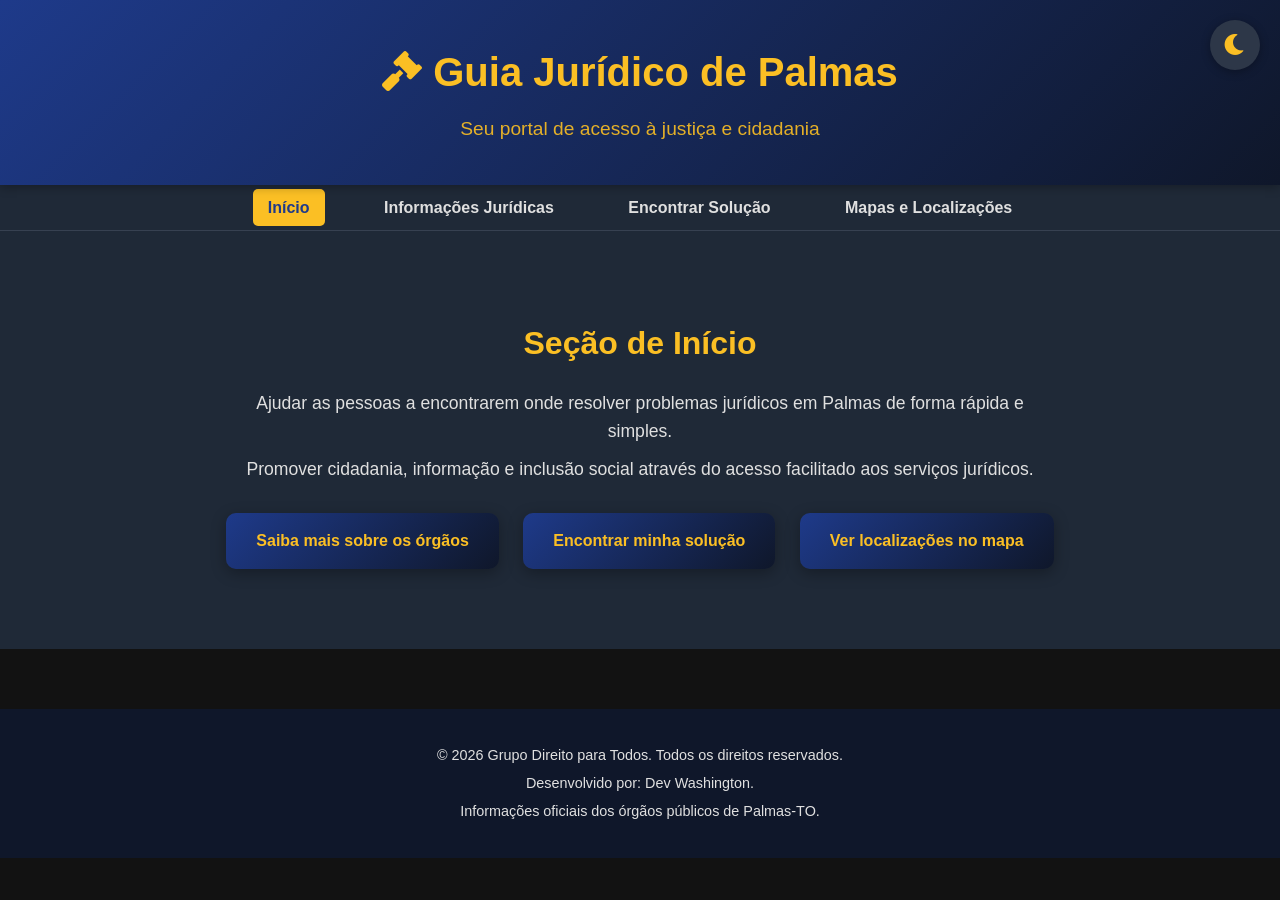
<file: index.html>
<!DOCTYPE html>
<html lang="pt-BR">

<head>
  <meta charset="UTF-8">
  <meta name="viewport" content="width=device-width, initial-scale=1.0">
  <title>Guia Jurídico de Palmas</title>
  <link rel="stylesheet" href="estilo.css">
  <link rel="stylesheet" href="https://cdnjs.cloudflare.com/ajax/libs/font-awesome/6.0.0/css/all.min.css">
</head>

<body>
  <header>
    <div class="container">
      <h1><i class="fas fa-gavel"></i> Guia Jurídico de Palmas</h1>
      <p>Seu portal de acesso à justiça e cidadania</p>
      <button id="theme-toggle" class="theme-toggle">
        <i class="fas fa-moon"></i>
      </button>
    </div>
  </header>

  <nav>
    <div class="container">
      <ul>
        <li><a href="index.html" class="active">Início</a></li>
        <li><a href="informacoes.html">Informações Jurídicas</a></li>
        <li><a href="solucoes.html">Encontrar Solução</a></li>
        <li><a href="mapas.html">Mapas e Localizações</a></li>
      </ul>
    </div>
  </nav>

  <section id="inicio" class="hero">
    <div class="container">
      <h2>Seção de Início</h2>
      <p>Ajudar as pessoas a encontrarem onde resolver problemas jurídicos em Palmas de forma rápida e simples.</p>
      <p>Promover cidadania, informação e inclusão social através do acesso facilitado aos serviços jurídicos.</p>
      <a href="informacoes.html" class="cta-button">Saiba mais sobre os órgãos</a>
      <a href="solucoes.html" class="cta-button">Encontrar minha solução</a>
      <a href="mapas.html" class="cta-button">Ver localizações no mapa</a>
    </div>
  </section>

  <footer>
    <div class="container">
      <p>© 2026 Grupo Direito para Todos. Todos os direitos reservados.</p>
      <p>Desenvolvido por: Dev Washington.</p>
      <p>Informações oficiais dos órgãos públicos de Palmas-TO.</p>
    </div>
  </footer>

  <div id="modal" class="modal">
    <div class="modal-conteudo">
      <span class="fechar">&times;</span>
      <div class="modal-header">
        <h3 id="modal-titulo"></h3>
      </div>
      <div class="modal-body">
        <p id="modal-descricao"></p>
        <p><strong>Endereço:</strong> <span id="modal-endereco"></span></p>
      </div>
    </div>
  </div>

  <script src="script.js"></script>
</body>

</html>
</file>
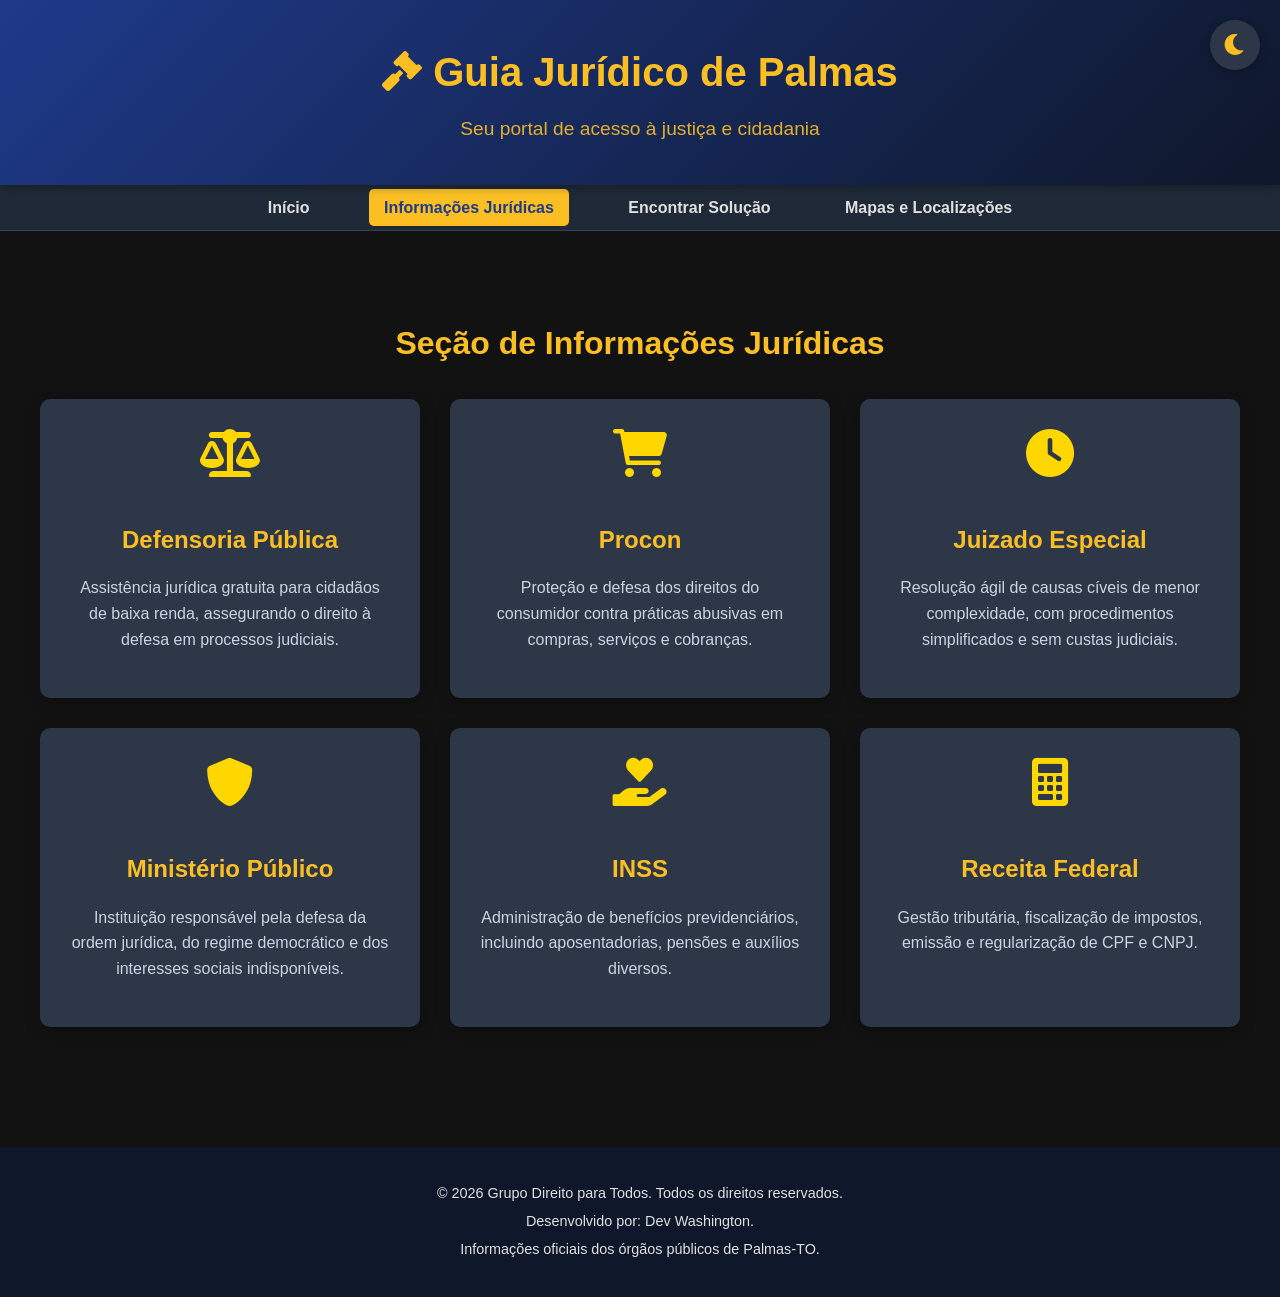
<file: informacoes.html>
<!DOCTYPE html>
<html lang="pt-BR">

<head>
  <meta charset="UTF-8">
  <meta name="viewport" content="width=device-width, initial-scale=1.0">
  <title>Informações Jurídicas - Guia Jurídico de Palmas</title>
  <link rel="stylesheet" href="estilo.css">
  <link rel="stylesheet" href="https://cdnjs.cloudflare.com/ajax/libs/font-awesome/6.0.0/css/all.min.css">
</head>

<body>
  <header>
    <div class="container">
      <h1><i class="fas fa-gavel"></i> Guia Jurídico de Palmas</h1>
      <p>Seu portal de acesso à justiça e cidadania</p>
      <button id="theme-toggle" class="theme-toggle">
        <i class="fas fa-moon"></i>
      </button>
    </div>
  </header>

  <nav>
    <div class="container">
      <ul>
        <li><a href="index.html">Início</a></li>
        <li><a href="informacoes.html" class="active">Informações Jurídicas</a></li>
        <li><a href="solucoes.html">Encontrar Solução</a></li>
        <li><a href="mapas.html">Mapas e Localizações</a></li>
      </ul>
    </div>
  </nav>

  <section id="informacoes">
    <div class="container">
      <h2>Seção de Informações Jurídicas</h2>
      <div class="orgaos-grid">
        <div class="orgao-card">
          <i class="fas fa-balance-scale"></i>
          <h3>Defensoria Pública</h3>
          <p>Assistência jurídica gratuita para cidadãos de baixa renda, assegurando o direito à defesa em processos
            judiciais.</p>
        </div>
        <div class="orgao-card">
          <i class="fas fa-shopping-cart"></i>
          <h3>Procon</h3>
          <p>Proteção e defesa dos direitos do consumidor contra práticas abusivas em compras, serviços e cobranças.</p>
        </div>
        <div class="orgao-card">
          <i class="fas fa-clock"></i>
          <h3>Juizado Especial</h3>
          <p>Resolução ágil de causas cíveis de menor complexidade, com procedimentos simplificados e sem custas
            judiciais.</p>
        </div>
        <div class="orgao-card">
          <i class="fas fa-shield-alt"></i>
          <h3>Ministério Público</h3>
          <p>Instituição responsável pela defesa da ordem jurídica, do regime democrático e dos interesses sociais
            indisponíveis.</p>
        </div>
        <div class="orgao-card">
          <i class="fas fa-hand-holding-heart"></i>
          <h3>INSS</h3>
          <p>Administração de benefícios previdenciários, incluindo aposentadorias, pensões e auxílios diversos.</p>
        </div>
        <div class="orgao-card">
          <i class="fas fa-calculator"></i>
          <h3>Receita Federal</h3>
          <p>Gestão tributária, fiscalização de impostos, emissão e regularização de CPF e CNPJ.</p>
        </div>
      </div>
    </div>
  </section>

  <footer>
    <div class="container">
      <p>© 2026 Grupo Direito para Todos. Todos os direitos reservados.</p>
      <p>Desenvolvido por: Dev Washington.</p>
      <p>Informações oficiais dos órgãos públicos de Palmas-TO.</p>
    </div>
  </footer>

  <div id="modal" class="modal">
    <div class="modal-conteudo">
      <span class="fechar">&times;</span>
      <div class="modal-header">
        <h3 id="modal-titulo"></h3>
      </div>
      <div class="modal-body">
        <p id="modal-descricao"></p>
        <p><strong>Endereço:</strong> <span id="modal-endereco"></span></p>
      </div>
    </div>
  </div>

  <script src="script.js"></script>
</body>

</html>
</file>
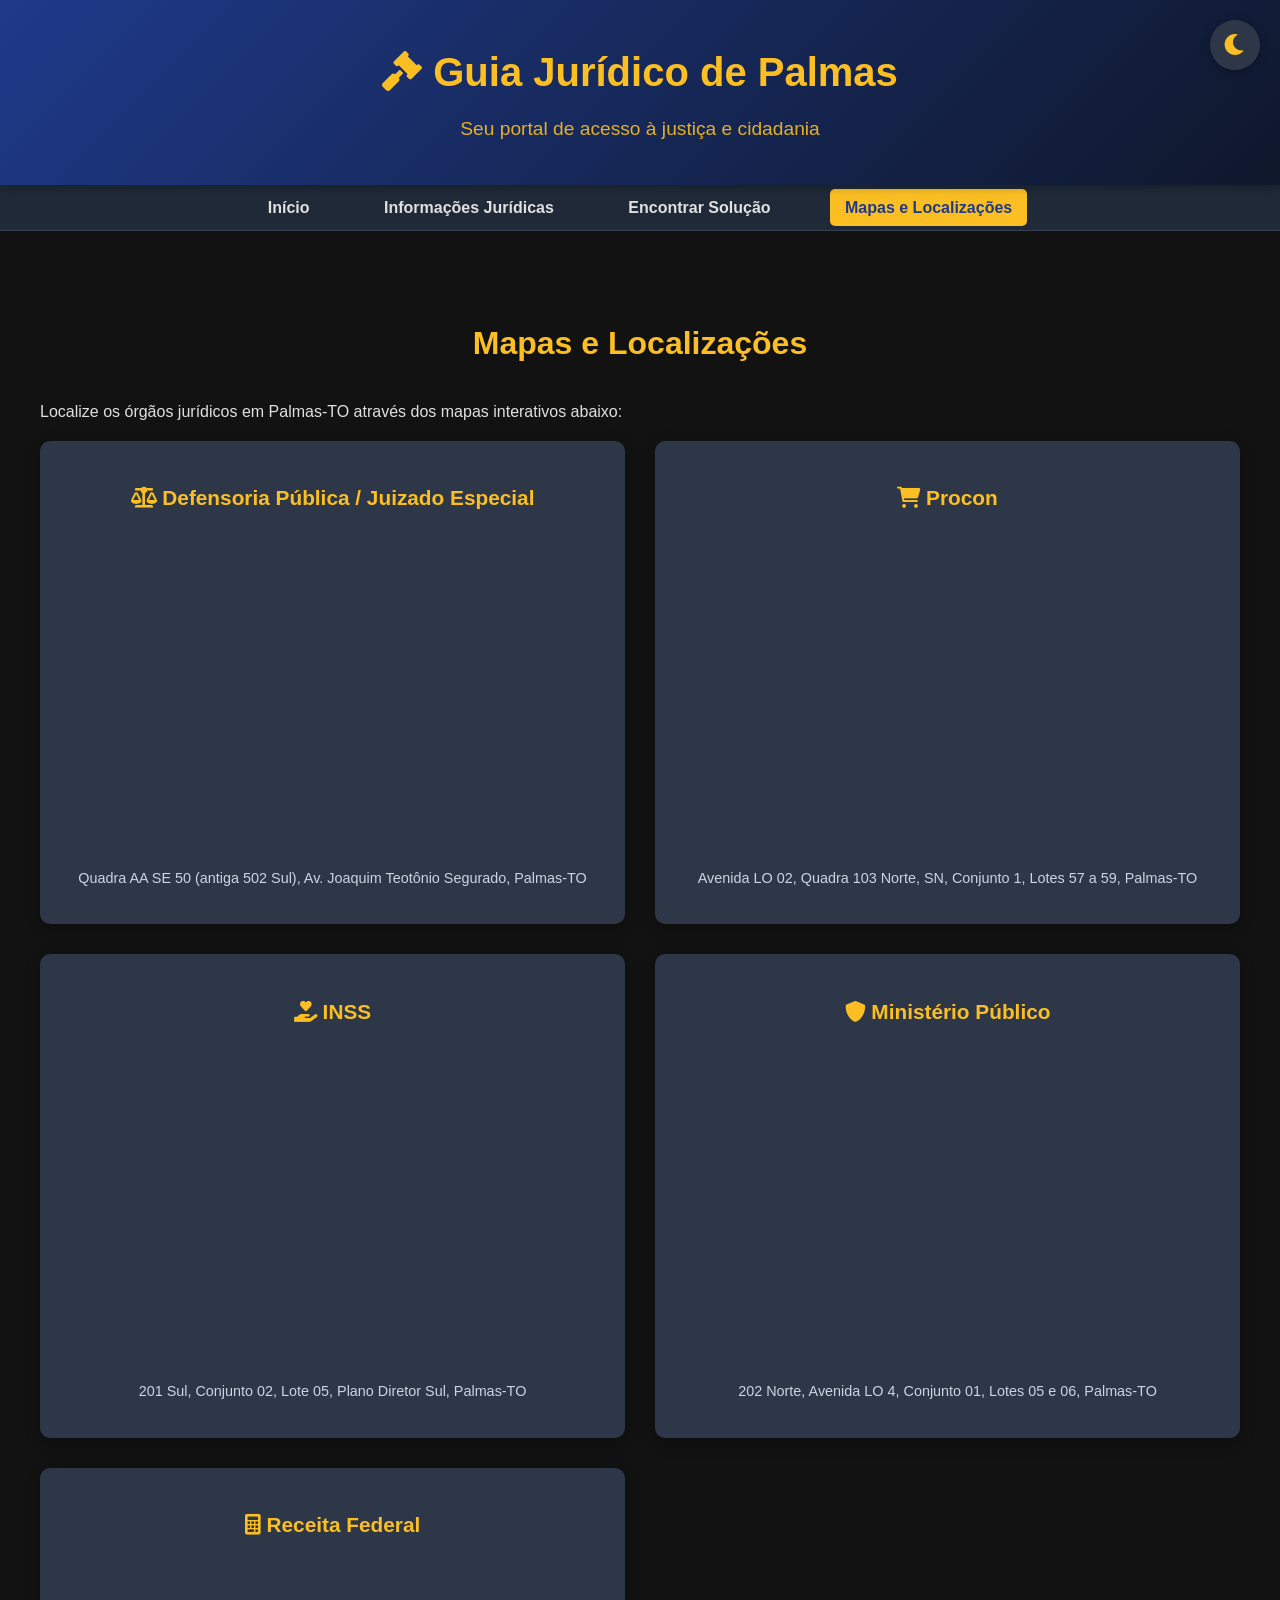
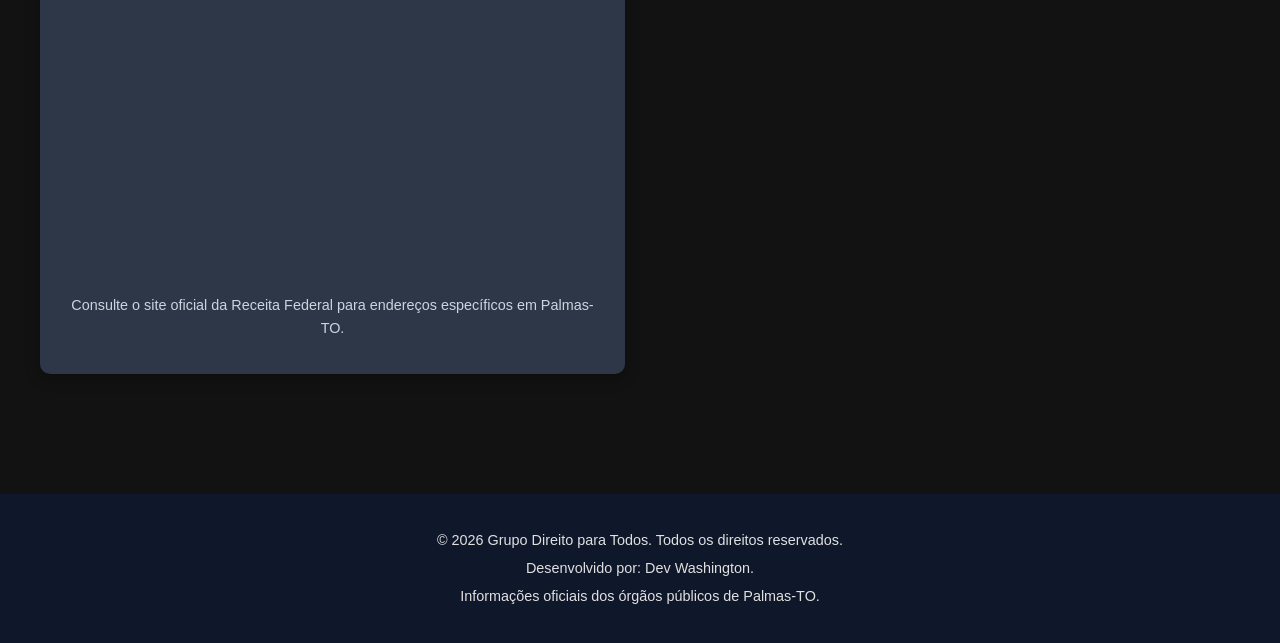
<file: mapas.html>
<!DOCTYPE html>
<html lang="pt-BR">

<head>
  <meta charset="UTF-8">
  <meta name="viewport" content="width=device-width, initial-scale=1.0">
  <title>Mapas e Localizações - Guia Jurídico de Palmas</title>
  <link rel="stylesheet" href="estilo.css">
  <link rel="stylesheet" href="https://cdnjs.cloudflare.com/ajax/libs/font-awesome/6.0.0/css/all.min.css">
</head>

<body>
  <header>
    <div class="container">
      <h1><i class="fas fa-gavel"></i> Guia Jurídico de Palmas</h1>
      <p>Seu portal de acesso à justiça e cidadania</p>
      <button id="theme-toggle" class="theme-toggle">
        <i class="fas fa-moon"></i>
      </button>
    </div>
  </header>

  <nav>
    <div class="container">
      <ul>
        <li><a href="index.html">Início</a></li>
        <li><a href="informacoes.html">Informações Jurídicas</a></li>
        <li><a href="solucoes.html">Encontrar Solução</a></li>
        <li><a href="mapas.html" class="active">Mapas e Localizações</a></li>
      </ul>
    </div>
  </nav>

  <section id="mapas">
    <div class="container">
      <h2>Mapas e Localizações</h2>
      <p>Localize os órgãos jurídicos em Palmas-TO através dos mapas interativos abaixo:</p>
      <div class="mapas-grid">
        <div class="mapa-card">
          <h3><i class="fas fa-balance-scale"></i> Defensoria Pública / Juizado Especial</h3>
          <iframe
            src="https://maps.google.com/maps?q=Quadra%20AA%20SE%2050%20(antiga%20502%20Sul),%20Av.%20Joaquim%20Teotônio%20Segurado,%20Palmas-TO&output=embed"
            width="100%" height="300" style="border:0;" allowfullscreen="" loading="lazy"></iframe>
          <p>Quadra AA SE 50 (antiga 502 Sul), Av. Joaquim Teotônio Segurado, Palmas-TO</p>
        </div>
        <div class="mapa-card">
          <h3><i class="fas fa-shopping-cart"></i> Procon</h3>
          <iframe
            src="https://maps.google.com/maps?q=Avenida%20LO%2002,%20Quadra%20103%20Norte,%20SN,%20Conjunto%201,%20Lotes%2057%20a%2059,%20Palmas-TO&output=embed"
            width="100%" height="300" style="border:0;" allowfullscreen="" loading="lazy"></iframe>
          <p>Avenida LO 02, Quadra 103 Norte, SN, Conjunto 1, Lotes 57 a 59, Palmas-TO</p>
        </div>
        <div class="mapa-card">
          <h3><i class="fas fa-hand-holding-heart"></i> INSS</h3>
          <iframe
            src="https://maps.google.com/maps?q=201%20Sul,%20Conjunto%2002,%20Lote%2005,%20Plano%20Diretor%20Sul,%20Palmas-TO&output=embed"
            width="100%" height="300" style="border:0;" allowfullscreen="" loading="lazy"></iframe>
          <p>201 Sul, Conjunto 02, Lote 05, Plano Diretor Sul, Palmas-TO</p>
        </div>
        <div class="mapa-card">
          <h3><i class="fas fa-shield-alt"></i> Ministério Público</h3>
          <iframe
            src="https://maps.google.com/maps?q=202%20Norte,%20Avenida%20LO%204,%20Conjunto%2001,%20Lotes%2005%20e%2006,%20Palmas-TO&output=embed"
            width="100%" height="300" style="border:0;" allowfullscreen="" loading="lazy"></iframe>
          <p>202 Norte, Avenida LO 4, Conjunto 01, Lotes 05 e 06, Palmas-TO</p>
        </div>
        <div class="mapa-card">
          <h3><i class="fas fa-calculator"></i> Receita Federal</h3>
          <iframe src="https://maps.google.com/maps?q=Receita%20Federal%20Palmas%20TO&output=embed" width="100%"
            height="300" style="border:0;" allowfullscreen="" loading="lazy"></iframe>
          <p>Consulte o site oficial da Receita Federal para endereços específicos em Palmas-TO.</p>
        </div>
      </div>
    </div>
  </section>

  <footer>
    <div class="container">
      <p>© 2026 Grupo Direito para Todos. Todos os direitos reservados.</p>
      <p>Desenvolvido por: Dev Washington.</p>
      <p>Informações oficiais dos órgãos públicos de Palmas-TO.</p>
    </div>
  </footer>

  <script src="script.js"></script>
</body>

</html>
</file>
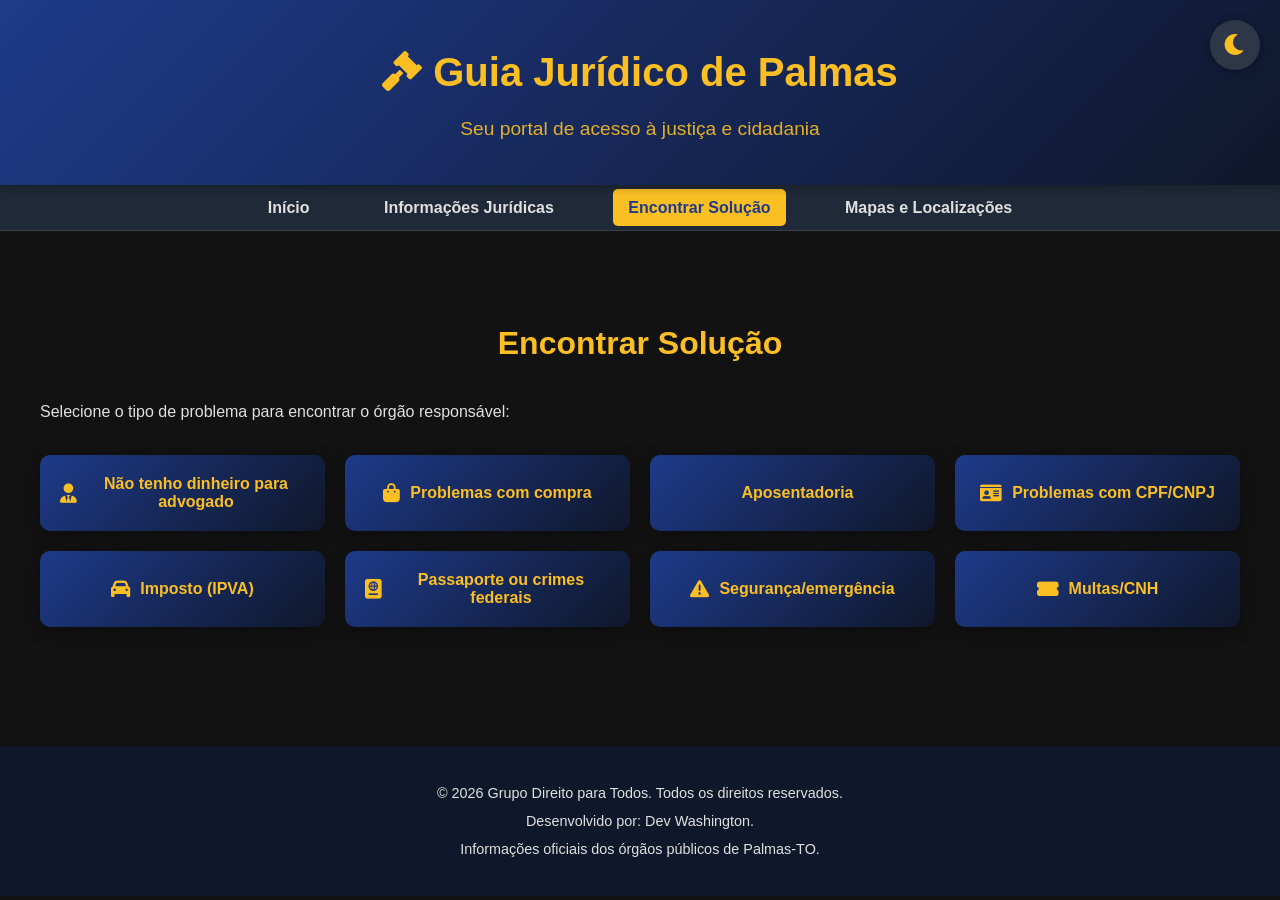
<file: solucoes.html>
<!DOCTYPE html>
<html lang="pt-BR">

<head>
  <meta charset="UTF-8">
  <meta name="viewport" content="width=device-width, initial-scale=1.0">
  <title>Encontrar Solução - Guia Jurídico de Palmas</title>
  <link rel="stylesheet" href="estilo.css">
  <link rel="stylesheet" href="https://cdnjs.cloudflare.com/ajax/libs/font-awesome/6.0.0/css/all.min.css">
</head>

<body>
  <header>
    <div class="container">
      <h1><i class="fas fa-gavel"></i> Guia Jurídico de Palmas</h1>
      <p>Seu portal de acesso à justiça e cidadania</p>
      <button id="theme-toggle" class="theme-toggle">
        <i class="fas fa-moon"></i>
      </button>
    </div>
  </header>

  <nav>
    <div class="container">
      <ul>
        <li><a href="index.html">Início</a></li>
        <li><a href="informacoes.html">Informações Jurídicas</a></li>
        <li><a href="solucoes.html" class="active">Encontrar Solução</a></li>
        <li><a href="mapas.html">Mapas e Localizações</a></li>
      </ul>
    </div>
  </nav>

  <section id="solucoes">
    <div class="container">
      <h2>Encontrar Solução</h2>
      <p>Selecione o tipo de problema para encontrar o órgão responsável:</p>
      <div class="botoes-grid">
        <button class="botao-solucao" data-orgao="defensoria"><i class="fas fa-user-tie"></i> Não tenho dinheiro para
          advogado</button>
        <button class="botao-solucao" data-orgao="procon"><i class="fas fa-shopping-bag"></i> Problemas com
          compra</button>
        <button class="botao-solucao" data-orgao="inss"><i class="fas fa-retirement"></i> Aposentadoria</button>
        <button class="botao-solucao" data-orgao="receita"><i class="fas fa-id-card"></i> Problemas com
          CPF/CNPJ</button>
        <button class="botao-solucao" data-orgao="receita"><i class="fas fa-car"></i> Imposto (IPVA)</button>
        <button class="botao-solucao" data-orgao="ministerio"><i class="fas fa-passport"></i> Passaporte ou crimes
          federais</button>
        <button class="botao-solucao" data-orgao="ministerio"><i class="fas fa-exclamation-triangle"></i>
          Segurança/emergência</button>
        <button class="botao-solucao" data-orgao="juizado"><i class="fas fa-ticket-alt"></i> Multas/CNH</button>
      </div>
    </div>
  </section>

  <footer>
    <div class="container">
      <p>© 2026 Grupo Direito para Todos. Todos os direitos reservados.</p>
      <p>Desenvolvido por: Dev Washington.</p>
      <p>Informações oficiais dos órgãos públicos de Palmas-TO.</p>
    </div>
  </footer>

  <div id="modal" class="modal">
    <div class="modal-conteudo">
      <span class="fechar">&times;</span>
      <div class="modal-header">
        <h3 id="modal-titulo"></h3>
      </div>
      <div class="modal-body">
        <p id="modal-descricao"></p>
        <p><strong>Endereço:</strong> <span id="modal-endereco"></span></p>
      </div>
    </div>
  </div>

  <script src="script.js"></script>
</body>

</html>
</file>
<file: estilo.css>
:root {
  --bg-color: #121212;
  --text-color: #e0e0e0;
  --card-bg: #2d3748;
  --card-text: #cbd5e0;
  --primary: #1e3a8a;
  --secondary: #fbbf24;
  --nav-bg: #1f2937;
  --nav-border: #374151;
  --footer-bg: #0f172a;
  --shadow: rgba(0, 0, 0, 0.3);
}

body {
  font-family: 'Segoe UI', Tahoma, Geneva, Verdana, sans-serif;
  margin: 0;
  padding: 0;
  background-color: var(--bg-color);
  color: var(--text-color);
  line-height: 1.6;
  transition: background-color 0.3s, color 0.3s;
}

body.light-mode {
  --bg-color: #f8f9fa;
  --text-color: #212529;
  --card-bg: #ffffff;
  --card-text: #6c757d;
  --primary: #000080;
  --secondary: #FFD700;
  --nav-bg: #ffffff;
  --nav-border: #e9ecef;
  --footer-bg: #343a40;
  --shadow: rgba(0, 0, 0, 0.1);
}

.container {
  max-width: 1200px;
  margin: 0 auto;
  padding: 0 20px;
}

header {
  background: linear-gradient(135deg, var(--primary) 0%, #0f172a 100%);
  color: var(--secondary);
  text-align: center;
  padding: 40px 20px;
  box-shadow: 0 2px 10px var(--shadow);
  position: relative;
}

header h1 {
  margin: 0;
  font-size: 2.5rem;
  font-weight: 700;
}

header p {
  margin: 10px 0 0;
  font-size: 1.2rem;
  opacity: 0.9;
}

.theme-toggle {
  position: absolute;
  top: 20px;
  right: 20px;
  background: var(--card-bg);
  border: none;
  border-radius: 50%;
  width: 50px;
  height: 50px;
  cursor: pointer;
  font-size: 1.5rem;
  color: var(--secondary);
  transition: all 0.3s;
  box-shadow: 0 2px 10px var(--shadow);
}

.theme-toggle:hover {
  transform: scale(1.1);
  box-shadow: 0 4px 15px var(--shadow);
}

nav {
  background-color: var(--nav-bg);
  border-bottom: 1px solid var(--nav-border);
  padding: 10px 0;
}

nav ul {
  list-style: none;
  padding: 0;
  margin: 0;
  text-align: center;
}

nav li {
  display: inline;
  margin: 0 20px;
}

nav a {
  color: var(--text-color);
  text-decoration: none;
  font-weight: 600;
  padding: 10px 15px;
  border-radius: 5px;
  transition: background-color 0.3s;
}

nav a:hover {
  background-color: var(--secondary);
  color: var(--primary);
}

.hero {
  background-color: var(--nav-bg);
  padding: 60px 20px;
  text-align: center;
}

.hero h2 {
  color: var(--secondary);
  font-size: 2rem;
  margin-bottom: 20px;
}

.hero p {
  font-size: 1.1rem;
  max-width: 800px;
  margin: 0 auto 10px;
}

section {
  padding: 60px 20px;
}

section h2 {
  color: var(--secondary);
  font-size: 2rem;
  margin-bottom: 30px;
  text-align: center;
}

.orgaos-grid {
  display: grid;
  grid-template-columns: repeat(auto-fit, minmax(300px, 1fr));
  gap: 30px;
}

.orgao-card {
  background-color: var(--card-bg);
  padding: 30px;
  border-radius: 10px;
  box-shadow: 0 4px 15px var(--shadow);
  text-align: center;
  transition: transform 0.3s, box-shadow 0.3s;
}

.orgao-card:hover {
  transform: translateY(-5px);
  box-shadow: 0 8px 25px rgba(0, 0, 0, 0.15);
}

.orgao-card i {
  font-size: 3rem;
  color: #FFD700;
  margin-bottom: 20px;
}

.orgao-card h3 {
  color: var(--secondary);
  margin-bottom: 15px;
  font-size: 1.5rem;
}

.orgao-card p {
  color: var(--card-text);
  font-size: 1rem;
}

.botoes-grid {
  display: grid;
  grid-template-columns: repeat(auto-fit, minmax(250px, 1fr));
  gap: 20px;
  margin-top: 30px;
}

.botao-solucao {
  background: linear-gradient(135deg, var(--primary) 0%, #0f172a 100%);
  color: var(--secondary);
  border: none;
  padding: 20px;
  cursor: pointer;
  border-radius: 10px;
  font-size: 1rem;
  font-weight: 600;
  display: flex;
  align-items: center;
  justify-content: center;
  gap: 10px;
  transition: all 0.3s;
  box-shadow: 0 4px 15px var(--shadow);
}

.botao-solucao:hover {
  background: linear-gradient(135deg, var(--secondary) 0%, #f59e0b 100%);
  color: var(--primary);
  transform: translateY(-3px);
  box-shadow: 0 8px 25px var(--shadow);
}

.botao-solucao i {
  font-size: 1.2rem;
}

footer {
  background-color: var(--footer-bg);
  color: var(--text-color);
  text-align: center;
  padding: 30px 20px;
  margin-top: 60px;
}

footer p {
  margin: 5px 0;
  font-size: 0.9rem;
}

.modal {
  display: none;
  position: fixed;
  z-index: 1000;
  left: 0;
  top: 0;
  width: 100%;
  height: 100%;
  overflow: auto;
  background-color: rgba(0, 0, 0, 0.6);
  animation: fadeIn 0.3s ease-in-out;
}

@keyframes fadeIn {
  from {
    opacity: 0;
  }

  to {
    opacity: 1;
  }
}

.modal-conteudo {
  background-color: var(--card-bg);
  margin: 10% auto;
  padding: 0;
  border: none;
  width: 90%;
  max-width: 600px;
  border-radius: 15px;
  box-shadow: 0 10px 40px var(--shadow);
  animation: slideIn 0.3s ease-in-out;
}

@keyframes slideIn {
  from {
    transform: translateY(-50px);
    opacity: 0;
  }

  to {
    transform: translateY(0);
    opacity: 1;
  }
}

.modal-header {
  background: linear-gradient(135deg, var(--primary) 0%, #0f172a 100%);
  color: var(--secondary);
  padding: 20px;
  border-radius: 15px 15px 0 0;
}

.modal-header h3 {
  margin: 0;
  font-size: 1.5rem;
}

.modal-body {
  padding: 30px;
}

.modal-body p {
  margin-bottom: 15px;
  font-size: 1rem;
  color: var(--card-text);
}

.fechar {
  color: #FFD700;
  float: right;
  font-size: 28px;
  font-weight: bold;
  cursor: pointer;
  margin-top: -5px;
}

.fechar:hover {
  color: #ffffff;
}

nav a.active {
  background-color: var(--secondary);
  color: var(--primary);
}

.cta-button {
  display: inline-block;
  background: linear-gradient(135deg, var(--primary) 0%, #0f172a 100%);
  color: var(--secondary);
  padding: 15px 30px;
  margin: 20px 10px;
  text-decoration: none;
  border-radius: 10px;
  font-weight: 600;
  transition: all 0.3s;
  box-shadow: 0 4px 15px var(--shadow);
}

.cta-button:hover {
  background: linear-gradient(135deg, var(--secondary) 0%, #f59e0b 100%);
  color: var(--primary);
  transform: translateY(-3px);
  box-shadow: 0 8px 25px var(--shadow);
}

.mapas-grid {
  display: grid;
  grid-template-columns: repeat(auto-fit, minmax(400px, 1fr));
  gap: 30px;
}

.mapa-card {
  background-color: var(--card-bg);
  padding: 20px;
  border-radius: 10px;
  box-shadow: 0 4px 15px var(--shadow);
  text-align: center;
  transition: transform 0.3s, box-shadow 0.3s;
}

.mapa-card:hover {
  transform: translateY(-5px);
  box-shadow: 0 8px 25px rgba(0, 0, 0, 0.15);
}

.mapa-card h3 {
  color: var(--secondary);
  margin-bottom: 15px;
  font-size: 1.3rem;
}

.mapa-card iframe {
  border-radius: 8px;
  margin-bottom: 15px;
}

.mapa-card p {
  color: var(--card-text);
  font-size: 0.9rem;
}

/* Responsividade para Tablets */
@media (max-width: 1024px) and (min-width: 769px) {
  .container {
    padding: 0 15px;
  }

  header {
    padding: 30px 15px;
  }

  header h1 {
    font-size: 2rem;
  }

  header p {
    font-size: 1rem;
  }

  section {
    padding: 40px 15px;
  }

  section h2 {
    font-size: 1.8rem;
  }

  .orgaos-grid {
    grid-template-columns: repeat(2, 1fr);
    gap: 20px;
  }

  .orgao-card {
    padding: 20px;
  }

  .orgao-card i {
    font-size: 2.5rem;
  }

  .orgao-card h3 {
    font-size: 1.3rem;
  }

  .botoes-grid {
    grid-template-columns: repeat(2, 1fr);
    gap: 15px;
  }

  .botao-solucao {
    padding: 15px;
    font-size: 0.9rem;
  }

  .mapas-grid {
    grid-template-columns: repeat(2, 1fr);
    gap: 20px;
  }

  .mapa-card {
    padding: 15px;
  }

  .modal-conteudo {
    width: 95%;
    margin: 5% auto;
  }
}

/* Responsividade para Telefones */
@media (max-width: 768px) {
  .container {
    padding: 0 10px;
  }

  header {
    padding: 20px 60px 20px 10px;
    text-align: left;
    position: relative;
  }

  header h1 {
    font-size: 1.8rem;
    margin-bottom: 10px;
  }

  header p {
    font-size: 1rem;
    margin: 0;
  }

  .theme-toggle {
    position: absolute;
    top: 20px;
    right: 10px;
    width: 40px;
    height: 40px;
    font-size: 1.2rem;
  }

  nav ul {
    text-align: left;
  }

  nav li {
    display: block;
    margin: 10px 0;
  }

  nav li a {
    display: block;
    padding: 12px;
    margin: 0;
  }

  .hero {
    padding: 40px 10px;
  }

  .hero h2 {
    font-size: 1.5rem;
  }

  .hero p {
    font-size: 1rem;
  }

  section {
    padding: 30px 10px;
  }

  section h2 {
    font-size: 1.5rem;
    margin-bottom: 20px;
  }

  .orgaos-grid {
    grid-template-columns: 1fr;
    gap: 20px;
  }

  .orgao-card {
    padding: 20px;
  }

  .orgao-card i {
    font-size: 2rem;
  }

  .orgao-card h3 {
    font-size: 1.2rem;
  }

  .botoes-grid {
    grid-template-columns: 1fr;
    gap: 15px;
  }

  .botao-solucao {
    padding: 15px;
    font-size: 0.9rem;
    flex-direction: column;
    text-align: center;
  }

  .botao-solucao i {
    margin-bottom: 5px;
  }

  .cta-button {
    display: block;
    width: 100%;
    max-width: 300px;
    margin: 10px auto;
    padding: 15px;
    text-align: center;
  }

  .mapas-grid {
    grid-template-columns: 1fr;
    gap: 20px;
  }

  .mapa-card {
    padding: 15px;
  }

  .mapa-card iframe {
    height: 250px;
  }

  .modal-conteudo {
    width: 95%;
    margin: 5% auto;
  }

  .modal-body {
    padding: 20px;
  }

  footer {
    padding: 20px 10px;
  }
}
</file>
